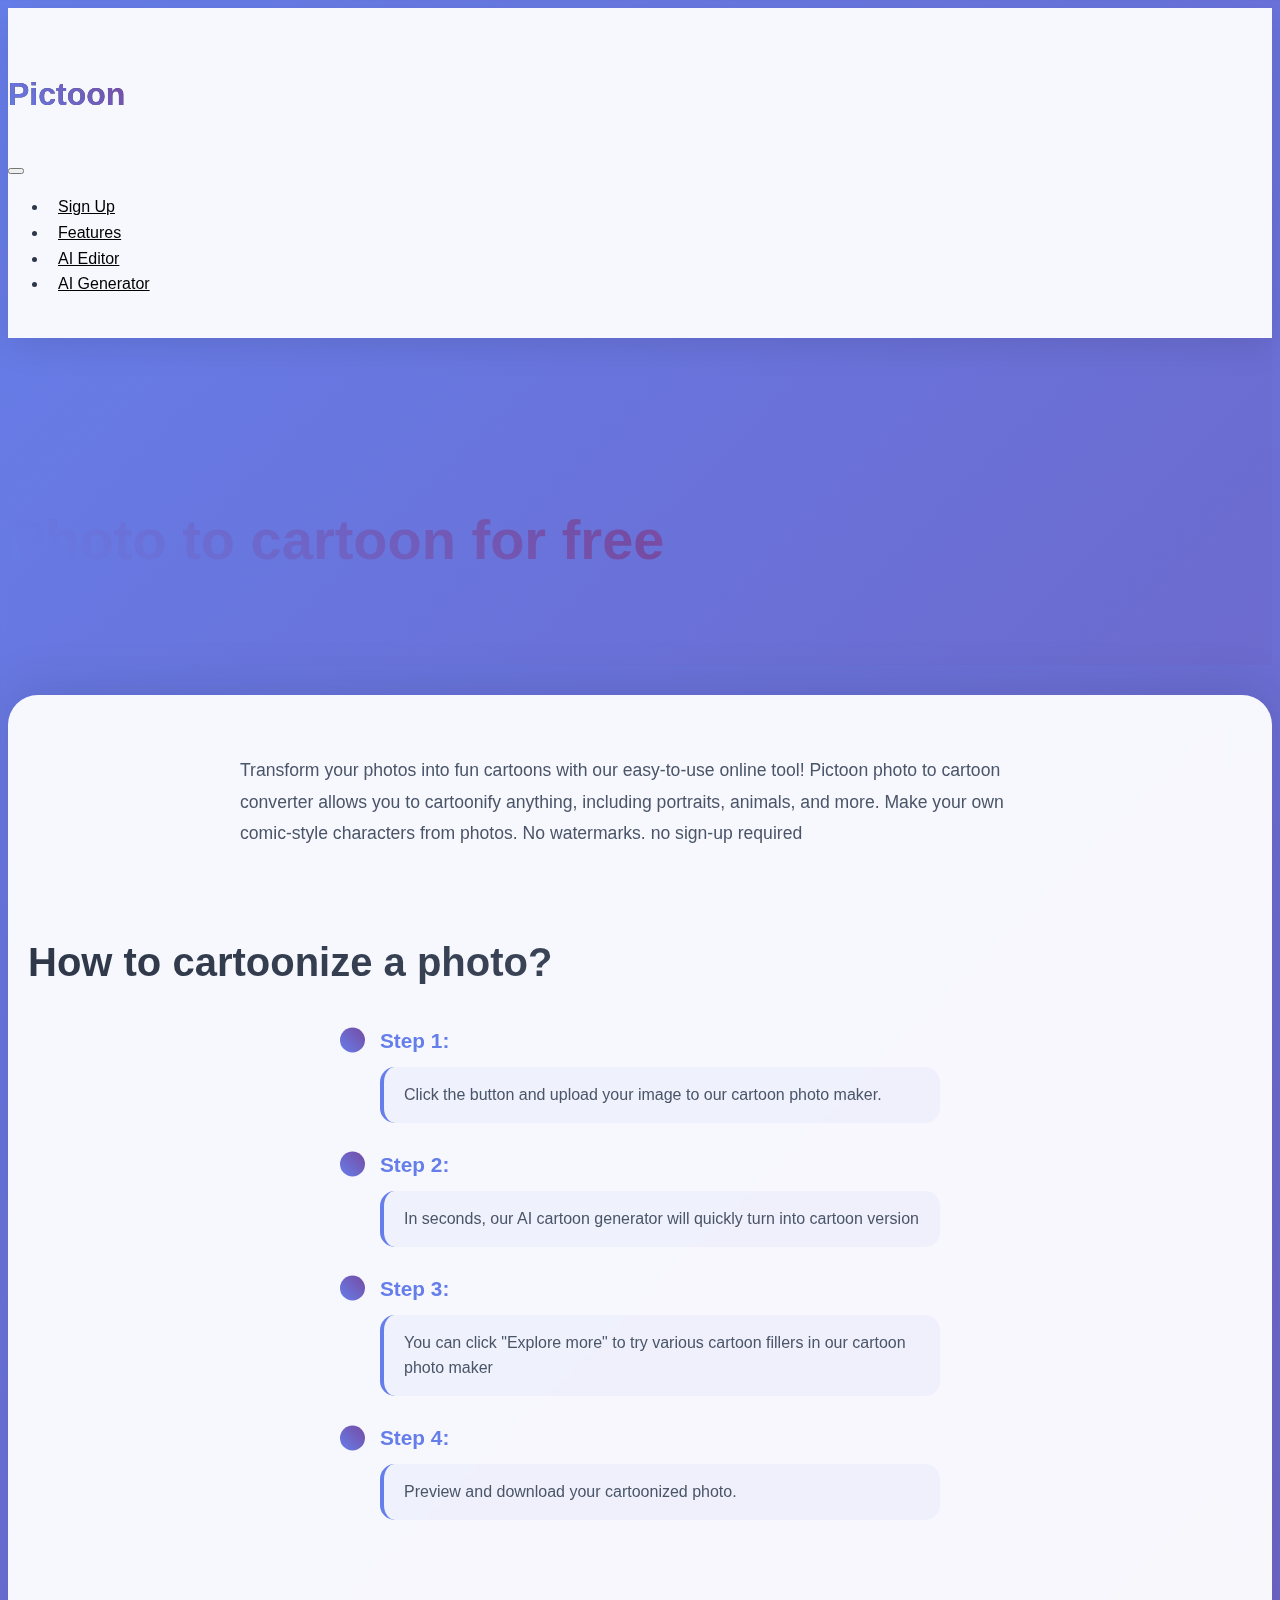
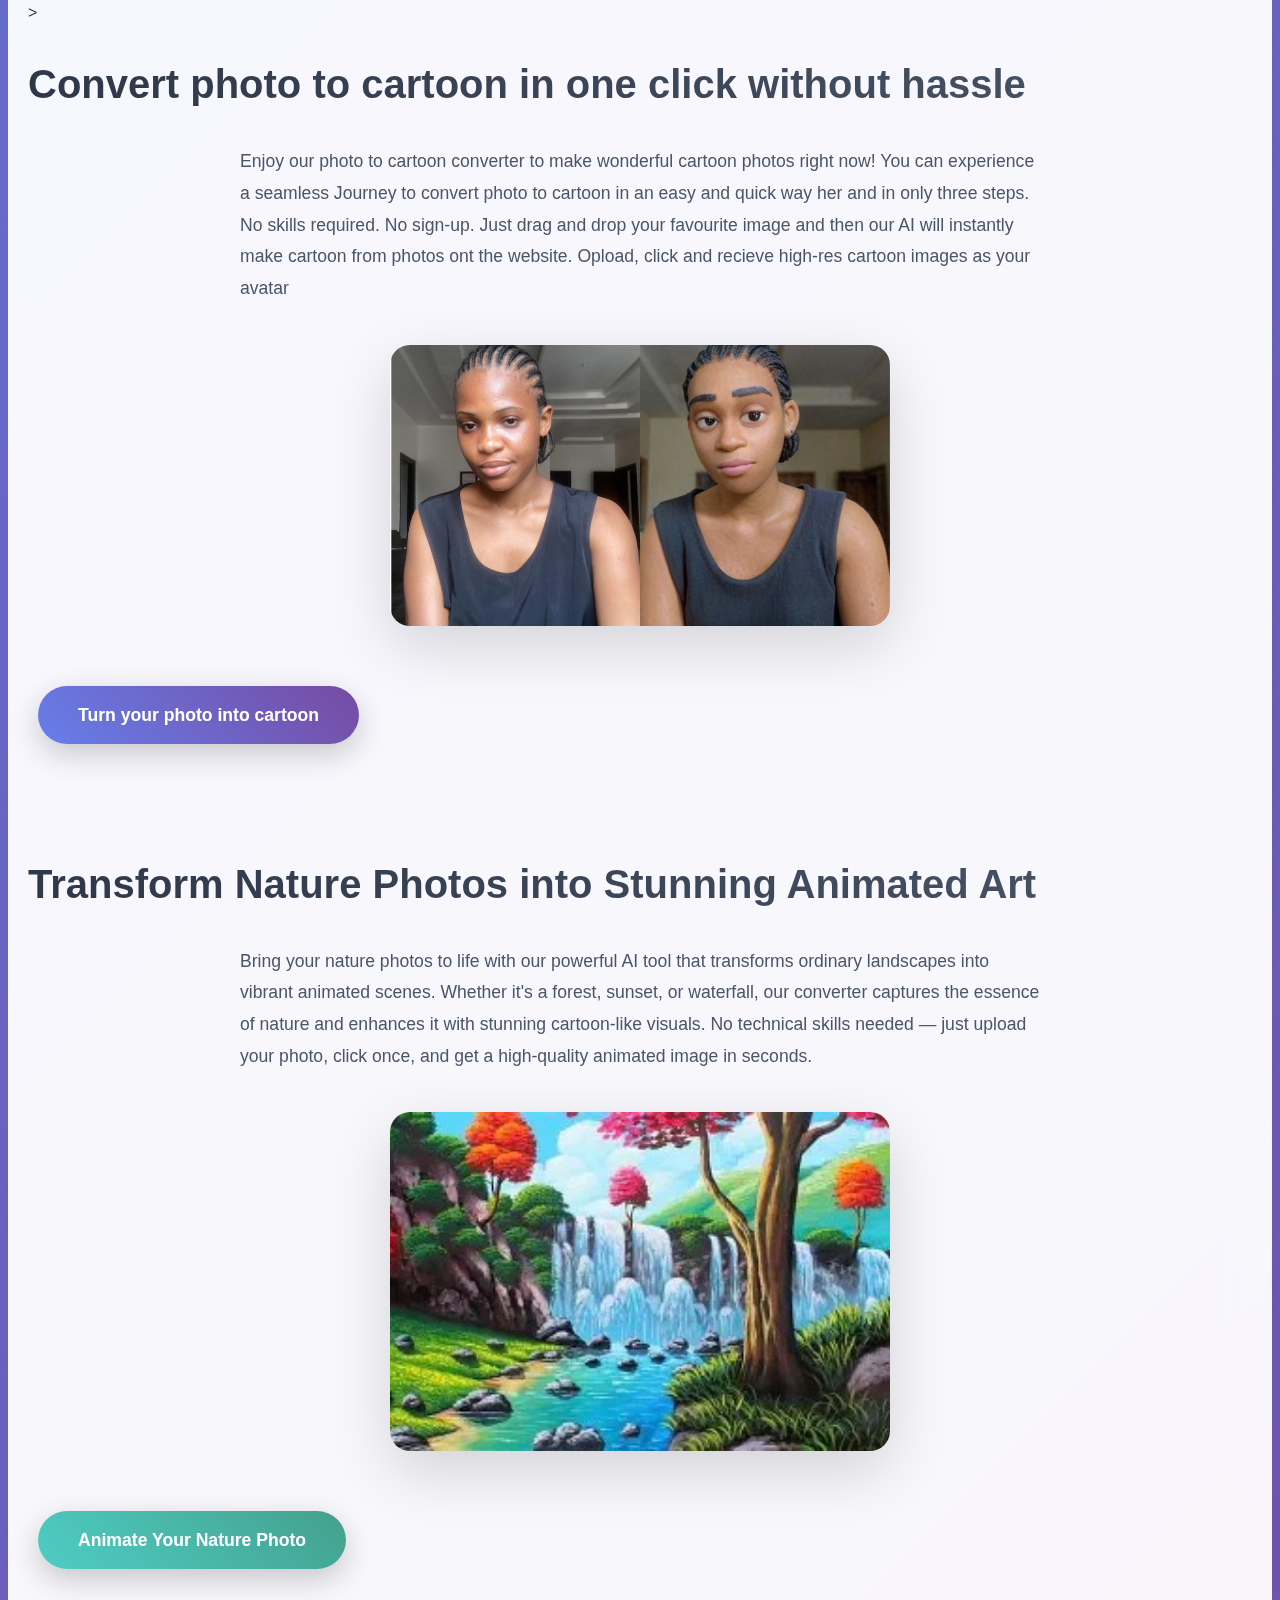
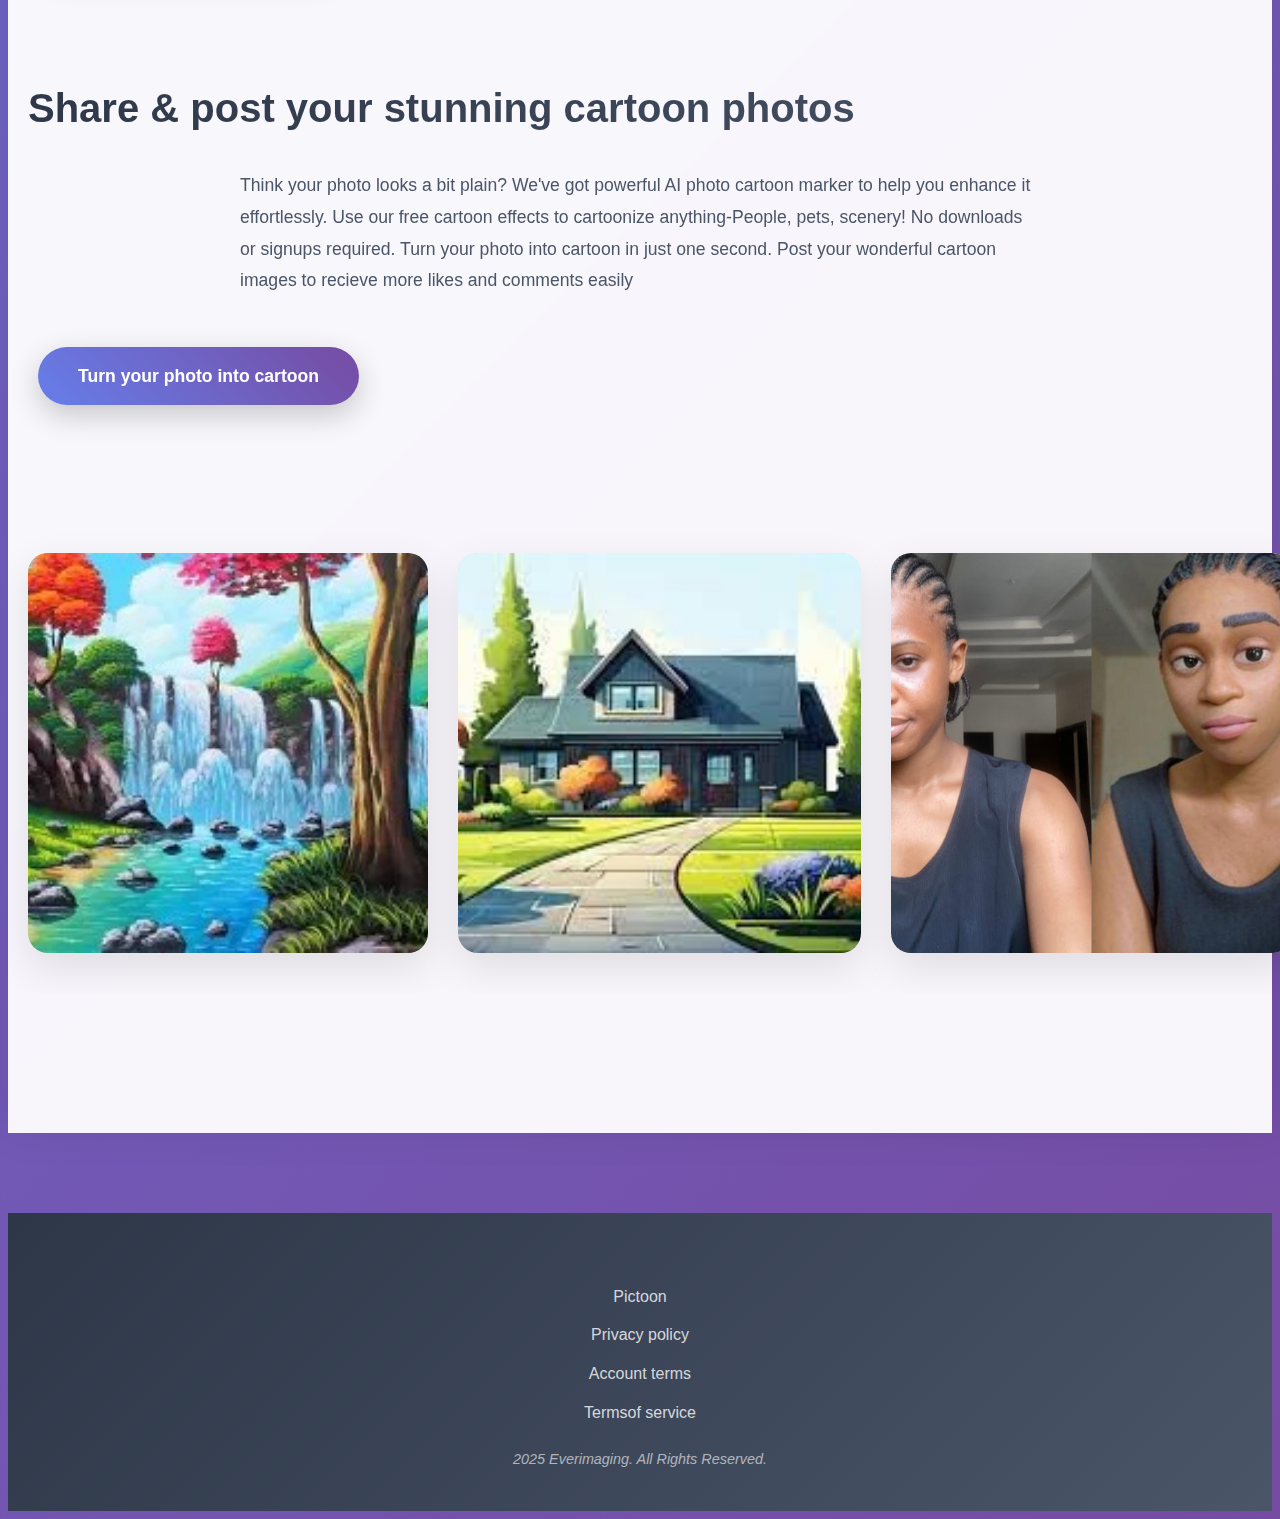
<file: templates/index.html>
<!DOCTYPE html>
<html lang="en">
 <head>
 <meta charset="UTF-8">
 <meta name="viewport" content="width=device-width, initial-scale=1.0">
 <link href="https://cdn.jsdelivr.net/npm/bootstrap@5.0.2/dist/css/bootstrap.min.css" rel="stylesheet" integrity="sha384-EVSTQN3/azprG1Anm3QDgpJLIm9Nao0Yz1ztcQTwFspd3yD65VohhpuuCOmLASjC" crossorigin="anonymous">
 <title>PICTOON</title>
 <link rel="stylesheet" href="style.css">
 </head>
 <body>
 <nav class="navbar navbar-expand-lg navbar-light bg-light fixed-top">
 <div class="container">
 <h1>
 <a class="navbar-brand" href="#" style="font-size: 2rem; color: black;">Pictoon</a>
 </h1>
 
 <button class="navbar-toggler" type="button" data-bs-toggle="collapse" data-bs-target="#navmenu" aria-controls="navmenu" aria-expanded="false" aria-label="Toggle navigation">
 <span class="navbar-toggler-icon"></span>
 </button>


 <div class="collapse navbar-collapse" id="navmenu">
 <ul class="navbar-nav ms-auto">
 <li class="nav-item">
 <a class="nav-link active" aria-current="page" href="#" style="color: black;">Sign Up</a>
 </li>
 <li class="nav-item">
 <a class="nav-link active" aria-current="page" href="#" style="color: black;">Features</a>
 </li>
 <li class="nav-item">
 <a class="nav-link" href="#" style="color: black;">AI Editor</a>
 </li>
 <li class="nav-item">
 <a class="nav-link" href="#" style="color: black;">AI Generator</a>
 </li>
 </ul>
 </div>
 </div>
 </nav>


 <header>
    <div class="container text-center mt-5 pt-5">
 <h1>Photo to cartoon for free</h1>
    </div>
 </header>
 
 <main>
 <div class="text-center">
 <p>Transform your photos into fun cartoons with our easy-to-use online tool! Pictoon photo to cartoon converter allows you to cartoonify anything, including
 portraits, animals, and more. Make your own comic-style characters from photos. No watermarks. no sign-up required</p>
 </div>


 <div class="text-center">
 <h1>How to cartoonize a photo?</h1>
 <dl>
 <dt>Step 1:</dt>
 <dd>Click the button and upload your image to our cartoon photo maker.</dd>
 <dt>Step 2:</dt>
 <dd>In seconds, our AI cartoon generator will quickly turn into cartoon version</dd>
 <dt>Step 3:</dt>
 <dd>You can click "Explore more" to try various cartoon fillers in our cartoon photo maker</dd>
 <dt>Step 4:</dt>
 <dd>Preview and download your cartoonized photo.</dd>
 </dl>
 </div>
 
 <div class="text-center"> >
 <h1>Convert photo to cartoon in one click without hassle</h1>
 <p>Enjoy our photo to cartoon converter to make wonderful cartoon photos right now! You can experience a seamless Journey to convert photo
 to cartoon in an easy and quick way her and in only three steps. No skills required. No sign-up. Just drag and drop your favourite image and then
 our AI will instantly make cartoon from photos ont the website. Opload, click and recieve high-res cartoon images as your avatar
 </p>
 <div class="img-container">
 <img src="../static/images/pic.png" alt="Animated Nature Example">
 </div>
 
 <a class="btn btn-primary" href="body.html" role="button">Turn your photo into cartoon</a>
 </div>
 
 <div class="text-center">
 <h1>Transform Nature Photos into Stunning Animated Art</h1>
 <p>
 Bring your nature photos to life with our powerful AI tool that transforms ordinary landscapes into vibrant animated scenes.
 Whether it's a forest, sunset, or waterfall, our converter captures the essence of nature and enhances it with stunning cartoon-like visuals.
 No technical skills needed — just upload your photo, click once, and get a high-quality animated image in seconds.
 </p>
 <div class="img-container">
 <img src="../static/images/nature.png" alt="Animated Nature Example">
 </div>
  <a class="btn btn-success" href="nature.html" role="button">Animate Your Nature Photo</a>
 </div>


 <div class="text-center">
 <h1>Share & post your stunning cartoon photos</h1>
 <p>Think your photo looks a bit plain? We've got powerful AI photo cartoon marker to help you enhance it effortlessly. Use our free cartoon effects to cartoonize anything-People, pets, scenery! No downloads or signups required. Turn your photo into cartoon in just one second. Post your wonderful cartoon images to recieve more likes and comments easily
 </p>
 <a class="btn btn-primary" href="body.html" role="button">Turn your photo into cartoon</a>
 </div>
 


 <div class="slide-container" style="display: flex; overflow-x: scroll; width: 100%;">
 <div class="slide-item" style="min-width: 400px; height: 400px; background-color: lightcoral;">
 <img src="../static/images/nature.png" alt="Animated Nature Example">
 </div>
 <div class="slide-item" style="min-width: 400px; height: 400px; background-color: lightseagreen;">
 <img src="../static/images/house.png" alt="Animated Nature Example">
 </div>
 <div class="slide-item" style="min-width: 400px; height: 400px; background-color: lightskyblue;">
 <img src="../static/images/pic.png" alt="Animated Nature Example">
 </div>
 </div>
 </main>
 
 <footer>
 <p>
 Pictoon
 </p>
 <p> Privacy policy</p>
 <p> Account terms</p>
 <p>Termsof service</p>
 <i>2025 Everimaging. All Rights Reserved. </i>


 </footer>
 
 <script src="https://cdn.jsdelivr.net/npm/bootstrap@5.0.2/dist/js/bootstrap.bundle.min.js" integrity="sha384-MrcW6ZMFYlzcLA8Nl+NtUVF0sA7MsXsP1UyJoMp4YLEuNSfAP+JcXn/tWtIaxVXM" crossorigin="anonymous"></script>
 </body>
</html>
</file>
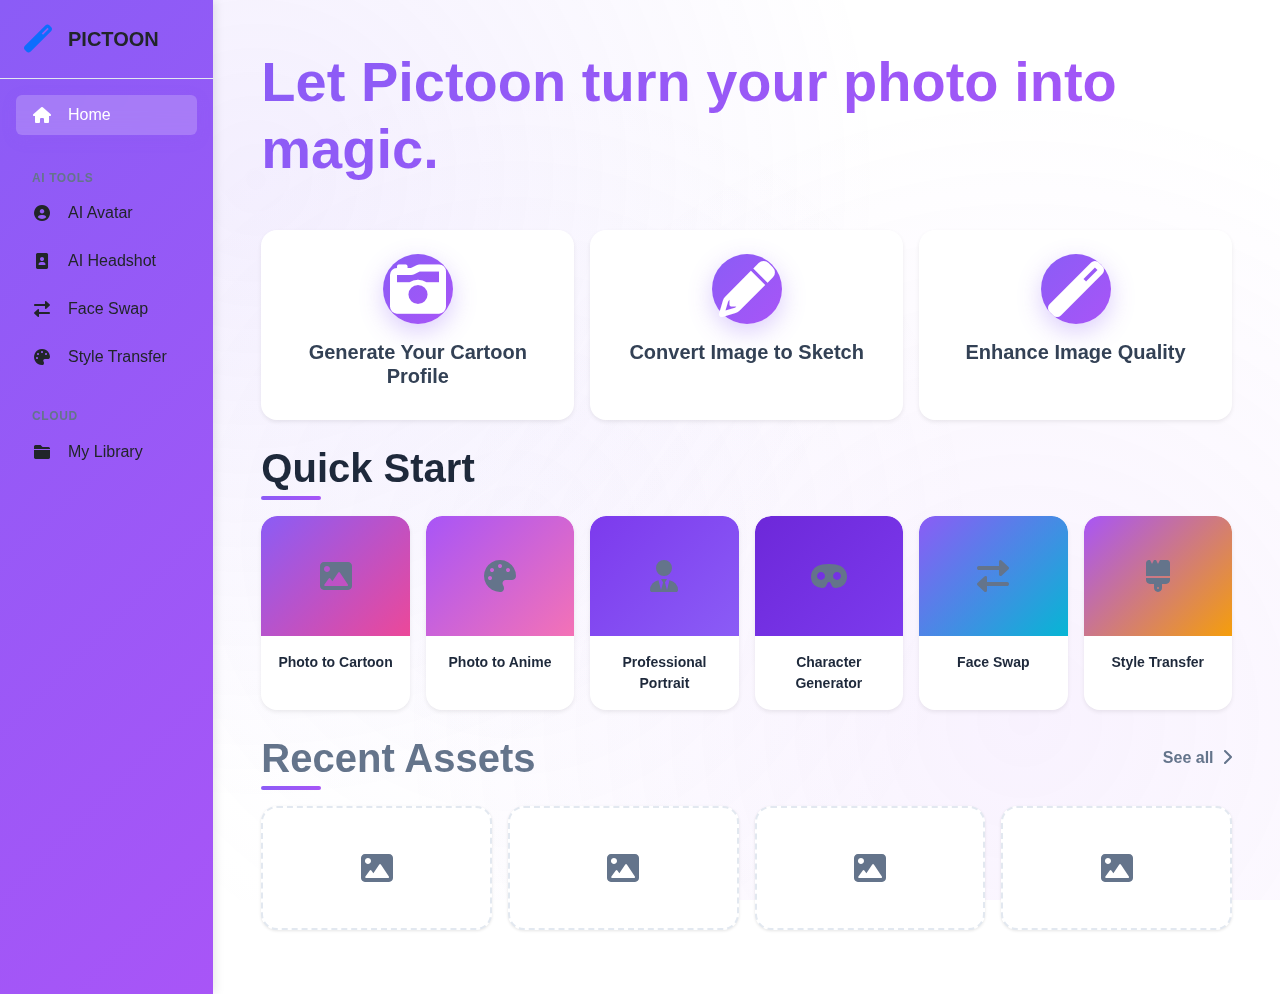
<file: templates/body.html>
<!DOCTYPE html>
<html lang="en">
<head>
    <meta charset="UTF-8">
    <meta name="viewport" content="width=device-width, initial-scale=1.0">
    <title>Pictoon - Transform Your Photos</title>
    <link href="https://cdn.jsdelivr.net/npm/bootstrap@5.3.0/dist/css/bootstrap.min.css" rel="stylesheet">
    <link href="https://cdnjs.cloudflare.com/ajax/libs/font-awesome/6.0.0/css/all.min.css" rel="stylesheet">
    <link rel="stylesheet" href="../static/css/style.css">

</head>
<body>
    <div class="container-fluid p-0">
        <div class="row g-0 min-vh-100">
            <!-- Sidebar -->
            <div class="col-lg-3 col-xl-2">
                <div class="sidebar h-100 position-relative">
                    <!-- Logo -->
                    <div class="p-4 border-bottom border-light">
                        <div class="d-flex align-items-center">
                            <i class="fas fa-magic text-primary fs-3 me-3"></i>
                            <span class="fw-bold fs-5 text-dark">PICTOON</span>
                        </div>
                    </div>
                    
                    <!-- Navigation -->
                    <nav class="p-3">
                        <ul class="nav flex-column">
                            <li class="nav-item mb-2">
                                <a href="#" class="nav-link active d-flex align-items-center py-2 px-3 rounded">
                                    <i class="fas fa-home me-3"></i>
                                    <span>Home</span>
                                </a>
                            </li>
                        </ul>
                        
                        <!-- AI Tools Section -->
                        <div class="mt-4">
                            <h6 class="text-muted text-uppercase fw-semibold px-3 mb-2 small">AI Tools</h6>
                            <ul class="nav flex-column">
                                <li class="nav-item mb-1">
                                    <a href="upload.html" class="nav-link text-dark d-flex align-items-center py-2 px-3 rounded">
                                        <i class="fas fa-user-circle me-3"></i>
                                       <span>AI Avatar</span>
                                    </a>
                                </li>
                                <li class="nav-item mb-1">
                                    <a href="upload.html" class="nav-link text-dark d-flex align-items-center py-2 px-3 rounded">
                                        <i class="fas fa-portrait me-3"></i>
                                        <span>AI Headshot</span>
                                    </a>
                                </li>
                                <li class="nav-item mb-1">
                                    <a href="upload.html" class="nav-link text-dark d-flex align-items-center py-2 px-3 rounded">
                                        <i class="fas fa-exchange-alt me-3"></i>
                                        <span>Face Swap</span>
                                    </a>
                                </li>
                                <li class="nav-item mb-1">
                                    <a href="upload.html" class="nav-link text-dark d-flex align-items-center py-2 px-3 rounded">
                                        <i class="fas fa-palette me-3"></i>
                                        <span>Style Transfer</span>
                                    </a>
                                </li>
                            </ul>
                        </div>
                        
                        <!-- Cloud Section -->
                        <div class="mt-4">
                            <h6 class="text-muted text-uppercase fw-semibold px-3 mb-2 small">Cloud</h6>
                            <ul class="nav flex-column">
                                <li class="nav-item mb-1">
                                    <a href="upload.html" class="nav-link text-dark d-flex align-items-center py-2 px-3 rounded">
                                        <i class="fas fa-folder me-3"></i>
                                        <span>My Library</span>
                                    </a>
                                </li>
                            </ul>
                        </div>                      
                    </nav>
                </div>
            </div>

            <!-- Main Content -->
            <div class="col-lg-9 col-xl-10">
                <div class="main-content p-4 p-lg-5">
                    <!-- Header -->
                    <header class="mb-5">
                        <h1 class="display-4 fw-bold text-white mb-0">Let Pictoon turn your photo into magic.</h1>
                    </header>

                    <section class="mb-4">
                        <div class="row g-3">

                            <div class="col-md-4">
                                <a href="upload.html" class="text-decoration-none">
                                <div class="card tool-card border-0 shadow-sm h-100" data-bs-toggle="modal" data-bs-target="#uploadModal">
                                    <div class="card-body text-center p-4">
                                        <div class="tool-icon mx-auto mb-3">
                                            <i class="fas fa-camera-retro fa-2x"></i>
                                        </div>
                                        <h5 class="card-title fw-bold">Generate Your Cartoon Profile</h5>
                                    </div>
                                </div>
                                </a>
                            </div>

                            <div class="col-md-4">
                                <a href="upload.html" class="text-decoration-none">
                                    <div class="card tool-card border-0 shadow-sm h-100" data-bs-toggle="modal" data-bs-target="#sketchModal">
                                        <div class="card-body text-center p-4">
                                            <div class="tool-icon mx-auto mb-3">
                                                <i class="fas fa-pencil-alt fa-2x"></i>
                                            </div>
                                            <h5 class="card-title fw-bold">Convert Image to Sketch</h5>

                                        </div>
                                    </div>
                                </a>
                            </div>

                            <!-- Tool 3: Enhance Image Quality -->
                            <div class="col-md-4">
                                <a href="upload.html" class="text-decoration-none">
                                    <div class="card tool-card border-0 shadow-sm h-100" data-bs-toggle="modal" data-bs-target="#enhanceModal">
                                        <div class="card-body text-center p-4">
                                            <div class="tool-icon mx-auto mb-3">
                                                <i class="fas fa-magic fa-2x"></i>
                                            </div>
                                            <h5 class="card-title fw-bold">Enhance Image Quality</h5>

                                        </div>
                                    </div>
                                </a>
                            </div>
                        </div>
                    </section>

                    <!-- Quick Start Section -->
                    <section class="mb-4">
                        <h2 class="h1 fw-bold mb-4">Quick Start</h2>
                        <div class="row g-3">
                            
                            <div class="col-lg-2 col-md-4 col-6">
                                <a href="upload.html" class="text-decoration-none">
                                <div class="card gallery-item border-0 shadow-sm h-100" data-bs-toggle="modal" data-bs-target="#uploadModal">
                                    <div class="gallery-image cartoon-bg d-flex align-items-center justify-content-center">
                                        <i class="fas fa-image text-white fs-2"></i>
                                    </div>
                                    <div class="card-body text-center py-3">
                                        <p class="card-text fw-semibold mb-0 small">Photo to Cartoon</p>
                                    </div>
                                </div>
                                </a>
                            </div>

                            <div class="col-lg-2 col-md-4 col-6">
                                 <a href="upload.html" class="text-decoration-none">
                                <div class="card gallery-item border-0 shadow-sm h-100" data-bs-toggle="modal" data-bs-target="#uploadModal">
                                    <div class="gallery-image anime-bg d-flex align-items-center justify-content-center">
                                        <i class="fas fa-palette text-white fs-2"></i>
                                    </div>
                                    <div class="card-body text-center py-3">
                                        <p class="card-text fw-semibold mb-0 small">Photo to Anime</p>
                                    </div>
                                </div>
                            </a>
                            </div>

                            <div class="col-lg-2 col-md-4 col-6">
                                 <a href="upload.html" class="text-decoration-none">
                                <div class="card gallery-item border-0 shadow-sm h-100" data-bs-toggle="modal" data-bs-target="#uploadModal">
                                    <div class="gallery-image portrait-bg d-flex align-items-center justify-content-center">
                                        <i class="fas fa-user-tie text-white fs-2"></i>
                                    </div>
                                    <div class="card-body text-center py-3">
                                        <p class="card-text fw-semibold mb-0 small">Professional Portrait</p>
                                    </div>
                                </div>
                                </a>
                            </div>

                            <div class="col-lg-2 col-md-4 col-6">
                                <a href="upload.html" class="text-decoration-none">
                                    <div class="card gallery-item border-0 shadow-sm h-100" data-bs-toggle="modal" data-bs-target="#uploadModal">
                                        <div class="gallery-image character-bg d-flex align-items-center justify-content-center">
                                            <i class="fas fa-mask text-white fs-2"></i>
                                        </div>
                                        <div class="card-body text-center py-3">
                                        <p class="card-text fw-semibold mb-0 small">Character Generator</p>
                                    </div>
                                </div>
                                </a>
                            </div>

                            <div class="col-lg-2 col-md-4 col-6">
                                 <a href="upload.html" class="text-decoration-none">
                                    <div class="card gallery-item border-0 shadow-sm h-100" data-bs-toggle="modal" data-bs-target="#uploadModal">
                                        <div class="gallery-image swap-bg d-flex align-items-center justify-content-center">
                                            <i class="fas fa-exchange-alt text-white fs-2"></i>
                                        </div>
                                        <div class="card-body text-center py-3">
                                            <p class="card-text fw-semibold mb-0 small">Face Swap</p>
                                        </div>
                                    </div>
                                </a>
                            </div>

                            <div class="col-lg-2 col-md-4 col-6">
                                <a href="upload.html" class="text-decoration-none">
                                    <div class="card gallery-item border-0 shadow-sm h-100" data-bs-toggle="modal" data-bs-target="#uploadModal">
                                        <div class="gallery-image style-bg d-flex align-items-center justify-content-center">
                                            <i class="fas fa-brush text-white fs-2"></i>
                                        </div>
                                        <div class="card-body text-center py-3">
                                            <p class="card-text fw-semibold mb-0 small">Style Transfer</p>
                                        </div>
                                    </div>
                                </a>
                            </div>
                        </div>
                    </section>

<!-- Recent Assets Section -->



                    <!-- Recent Assets -->
                    <section class="mb-3">
                        <div class="d-flex justify-content-between align-items-center mb-4">
                            <h2 class="h1 fw-bold text-white mb-0">Recent Assets</h2>
                            <a href="#" class="text-white text-opacity-75 text-decoration-none fw-semibold">
                                See all <i class="fas fa-chevron-right ms-1"></i>
                            </a>
                        </div>
                        <div class="row g-3">
                            <div class="col-lg-3 col-md-4 col-6">
                                <div class="card asset-placeholder border-2 border-dashed border-white border-opacity-25 bg-white bg-opacity-10 h-100">
                                    <div class="card-body d-flex align-items-center justify-content-center" style="min-height: 120px;">
                                        <i class="fas fa-image text-white text-opacity-50 fs-2"></i>
                                    </div>
                                </div>
                            </div>
                            <div class="col-lg-3 col-md-4 col-6">
                                <div class="card asset-placeholder border-2 border-dashed border-white border-opacity-25 bg-white bg-opacity-10 h-100">
                                    <div class="card-body d-flex align-items-center justify-content-center" style="min-height: 120px;">
                                        <i class="fas fa-image text-white text-opacity-50 fs-2"></i>
                                    </div>
                                </div>
                            </div>
                            <div class="col-lg-3 col-md-4 col-6">
                                <div class="card asset-placeholder border-2 border-dashed border-white border-opacity-25 bg-white bg-opacity-10 h-100">
                                    <div class="card-body d-flex align-items-center justify-content-center" style="min-height: 120px;">
                                        <i class="fas fa-image text-white text-opacity-50 fs-2"></i>
                                    </div>
                                </div>
                            </div>
                            <div class="col-lg-3 col-md-4 col-6">
                                <div class="card asset-placeholder border-2 border-dashed border-white border-opacity-25 bg-white bg-opacity-10 h-100">
                                    <div class="card-body d-flex align-items-center justify-content-center" style="min-height: 120px;">
                                        <i class="fas fa-image text-white text-opacity-50 fs-2"></i>
                                    </div>
                                </div>
                            </div>
                        </div>
                    </section>
                </div>
            </div>
        </div>
    </div>

    <!-- Upload Modal -->
     <div class="modal fade" id="uploadModal" tabindex="-1" aria-labelledby="uploadModalLabel" aria-hidden="true">
        <div class="modal-dialog modal-dialog-centered">
            <div class="modal-content border-0 shadow-lg">
                <div class="modal-body text-center p-5">
                    <i class="fas fa-cloud-upload-alt text-primary fs-1 mb-4"></i>
                    <h3 class="fw-bold mb-3">Upload Your Photo</h3>
                    <p class="text-muted mb-4">Drag and drop your image here or click to browse</p>
                    <input type="file" id="fileInput" accept="image/*" class="d-none">
                    <button class="btn btn-primary btn-lg px-4" onclick="document.getElementById('fileInput').click()">
                        <i class="fas fa-upload me-2"></i>Choose File
                    </button>
                </div>
            </div>
        </div>
    </div>
    

    <script src="https://cdn.jsdelivr.net/npm/bootstrap@5.3.0/dist/js/bootstrap.bundle.min.js"></script>
    <script>
        // File input handler
        document.getElementById('fileInput').addEventListener('change', function(e) {
            if (e.target.files.length > 0) {
                const fileName = e.target.files[0].name;
                // Hide modal
                const modal = bootstrap.Modal.getInstance(document.getElementById('uploadModal'));
                modal.hide();
                
                // Show success message (you can replace this with your upload logic)
                setTimeout(() => {
                    alert('File selected: ' + fileName);
                }, 300);
            }
        });

        // Sidebar navigation hover effects
        document.querySelectorAll('.nav-link:not(.active)').forEach(link => {
            link.addEventListener('mouseenter', function() {
                this.classList.add('bg-primary', 'bg-opacity-10', 'text-primary');
            });
            
            link.addEventListener('mouseleave', function() {
                this.classList.remove('bg-primary', 'bg-opacity-10', 'text-primary');
            });
        });
    </script>
</body>
</html>
</file>
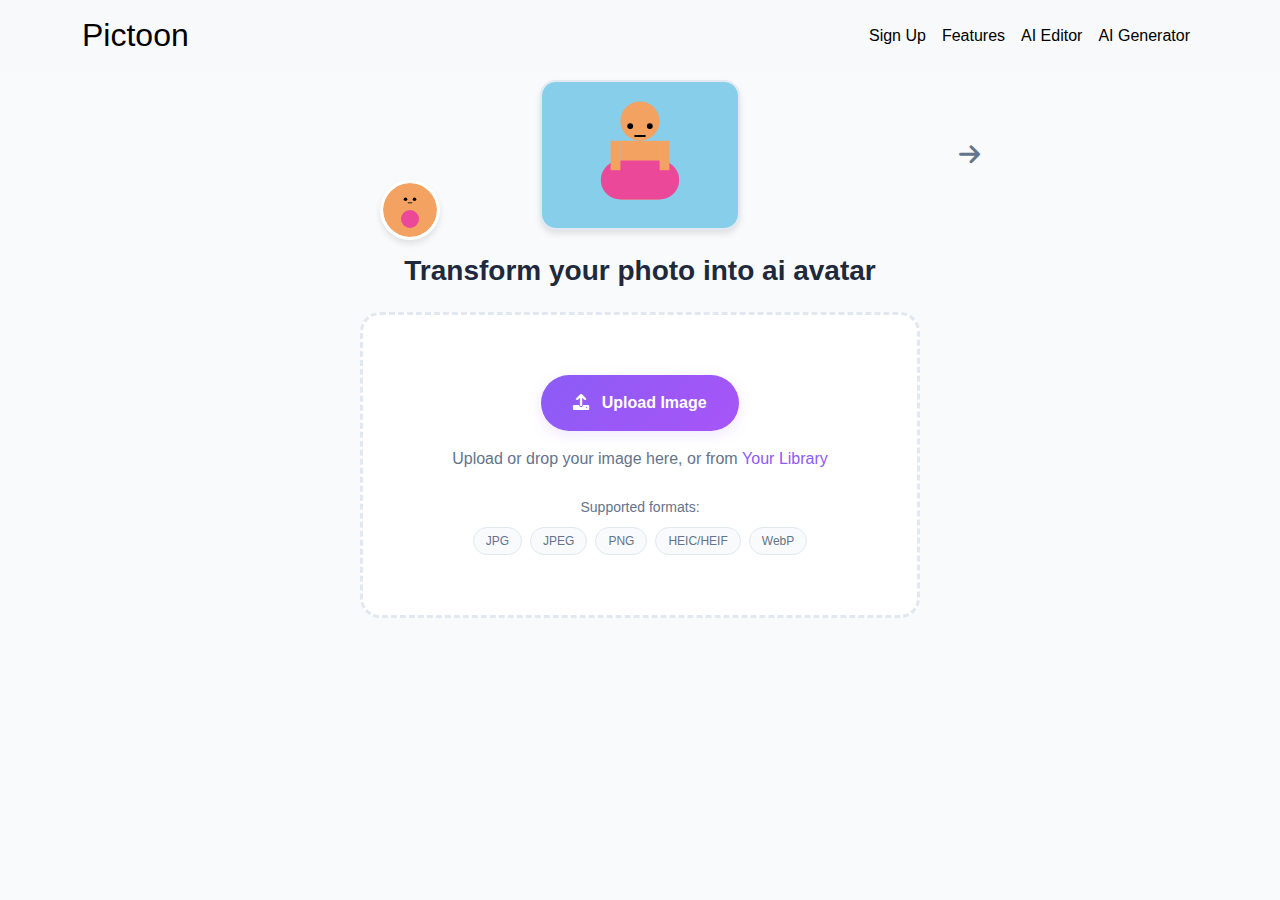
<file: templates/upload.html>
<!DOCTYPE html>
<html lang="en">
<head>
    <meta charset="UTF-8">
    <meta name="viewport" content="width=device-width, initial-scale=1.0">
    <title>Upload Photo - Pictoon AI Avatar</title>
    <link href="https://cdn.jsdelivr.net/npm/bootstrap@5.3.0/dist/css/bootstrap.min.css" rel="stylesheet">
    <link href="https://cdnjs.cloudflare.com/ajax/libs/font-awesome/6.0.0/css/all.min.css" rel="stylesheet">
    <link rel="stylesheet" href="../static/css/upload-styles.css">
</head>
<body>
    <nav class="navbar navbar-expand-lg navbar-light bg-light fixed-top">
 <div class="container">
 <h1>
 <a class="navbar-brand" href="#" style="font-size: 2rem; color: black;">Pictoon</a>
 </h1>
 
 <button class="navbar-toggler" type="button" data-bs-toggle="collapse" data-bs-target="#navmenu" aria-controls="navmenu" aria-expanded="false" aria-label="Toggle navigation">
 <span class="navbar-toggler-icon"></span>
 </button>


 <div class="collapse navbar-collapse" id="navmenu">
 <ul class="navbar-nav ms-auto">
 <li class="nav-item">
 <a class="nav-link active" aria-current="page" href="#" style="color: black;">Sign Up</a>
 </li>
 <li class="nav-item">
 <a class="nav-link active" aria-current="page" href="#" style="color: black;">Features</a>
 </li>
 <li class="nav-item">
 <a class="nav-link" href="#" style="color: black;">AI Editor</a>
 </li>
 <li class="nav-item">
 <a class="nav-link" href="#" style="color: black;">AI Generator</a>
 </li>
 </ul>
 </div>
 </div>
 </nav>

                    </button>
                    <div class="profile-icon">
                        <i class="fas fa-user-circle"></i>
                    </div>
                </div>
            </div>
        </div>

        <!-- Main Content -->
        <div class="row justify-content-center">
            <div class="col-12 col-md-8 col-lg-6">
                <div class="upload-content text-center">
                    <!-- Avatar Preview -->
                    <div class="avatar-preview mb-4">
                        <div class="avatar-main">
                            <img src="[data-uri]" alt="Avatar Preview" class="img-fluid">
                        </div>
                        <div class="avatar-small">
                            <img src="[data-uri]" alt="Small Avatar" class="img-fluid">
                        </div>
                        <div class="transform-arrow">
                            <i class="fas fa-arrow-right"></i>
                        </div>
                    </div>

                    <!-- Title -->
                    <h1 class="upload-title mb-4">Transform your photo into ai avatar</h1>

                    <!-- Upload Area -->
                    <div class="upload-zone" id="uploadZone">
                        <div class="upload-inner">
                            <!-- Upload Button -->
                            <button class="btn upload-btn mb-3" id="uploadButton">
                                <i class="fas fa-upload me-2"></i>
                                Upload Image
                            </button>

                            <!-- Upload Text -->
                            <p class="upload-text mb-3">
                                Upload or drop your image here, or from 
                                <a href="#" class="library-link">Your Library</a>
                            </p>

                            <!-- Supported Formats -->
                            <div class="supported-formats">
                                <span class="format-label">Supported formats:</span>
                                <div class="format-badges mt-2">
                                    <span class="format-badge">JPG</span>
                                    <span class="format-badge">JPEG</span>
                                    <span class="format-badge">PNG</span>
                                    <span class="format-badge">HEIC/HEIF</span>
                                    <span class="format-badge">WebP</span>
                                </div>
                            </div>
                        </div>

                        <!-- Hidden File Input -->
                        <input type="file" id="fileInput" accept=".jpg,.jpeg,.png,.heic,.heif,.webp" multiple hidden>
                    </div>
                </div>
            </div>
        </div>
    </div>

    <!-- Loading Overlay -->
    <div class="loading-overlay" id="loadingOverlay">
        <div class="loading-content">
            <div class="spinner-border text-primary mb-3" role="status">
                <span class="visually-hidden">Loading...</span>
            </div>
            <p class="loading-text">Processing your image...</p>
        </div>
    </div>

    <script src="https://cdn.jsdelivr.net/npm/bootstrap@5.3.0/dist/js/bootstrap.bundle.min.js"></script>
    <script>
        // File upload functionality
        const uploadZone = document.getElementById('uploadZone');
        const fileInput = document.getElementById('fileInput');
        const uploadButton = document.getElementById('uploadButton');
        const loadingOverlay = document.getElementById('loadingOverlay');

        // Upload button click
        uploadButton.addEventListener('click', () => {
            fileInput.click();
        });

        // Upload zone click
        uploadZone.addEventListener('click', (e) => {
            if (e.target.closest('.upload-btn') || e.target.closest('a')) return;
            fileInput.click();
        });

        // File selection
        fileInput.addEventListener('change', handleFileSelect);

        // Drag and drop functionality
        uploadZone.addEventListener('dragover', (e) => {
            e.preventDefault();
            uploadZone.classList.add('drag-over');
        });

        uploadZone.addEventListener('dragleave', (e) => {
            e.preventDefault();
            uploadZone.classList.remove('drag-over');
        });

        uploadZone.addEventListener('drop', (e) => {
            e.preventDefault();
            uploadZone.classList.remove('drag-over');
            
            const files = e.dataTransfer.files;
            if (files.length > 0) {
                fileInput.files = files;
                handleFileSelect({ target: { files: files } });
            }
        });

        // Handle file selection
        function handleFileSelect(event) {
            const files = event.target.files;
            if (files.length === 0) return;

            const file = files[0];
            
            // Validate file type
            const validTypes = ['image/jpeg', 'image/jpg', 'image/png', 'image/webp', 'image/heic', 'image/heif'];
            if (!validTypes.includes(file.type)) {
                alert('Please select a valid image file (JPG, JPEG, PNG, HEIC/HEIF, WebP)');
                return;
            }

            // Validate file size (max 10MB)
            if (file.size > 10 * 1024 * 1024) {
                alert('File size should be less than 10MB');
                return;
            }

            // Show loading
            showLoading();

            // Simulate processing time
            setTimeout(() => {
                hideLoading();
                alert(`File uploaded successfully: ${file.name}`);
                // Here you would normally send the file to your server
            }, 2000);
        }

        // Loading functions
        function showLoading() {
            loadingOverlay.style.display = 'flex';
        }

        function hideLoading() {
            loadingOverlay.style.display = 'none';
        }

        // Back button functionality
        function goBack() {
            // You can implement navigation logic here
            window.history.back();
        }

        // Keyboard accessibility
        document.addEventListener('keydown', (e) => {
            if (e.key === 'Escape') {
                hideLoading();
            }
        });
    </script>
</body>
</html>
</file>
<file: templates/style.css>
/* Modern Pictoon Styles */
/
/* Modern Pictoon Styles */
* {
    margin: 0;
    padding: 0;
    box-sizing: border-box;
}

body {
    font-family: 'Inter', -apple-system, BlinkMacSystemFont, 'Segoe UI', Roboto, sans-serif;
    line-height: 1.6;
    color: #2d3748;
    background: linear-gradient(135deg, #667eea 0%, #764ba2 100%);
    min-height: 100vh;
    overflow-x: hidden;
}

/* Navbar Styling */
.navbar {
    backdrop-filter: blur(20px);
    background: rgba(255, 255, 255, 0.95) !important;
    box-shadow: 0 8px 32px rgba(0, 0, 0, 0.1);
    border-bottom: 1px solid rgba(255, 255, 255, 0.2);
    transition: all 0.3s ease;
    min-height: 100px;
    padding-top: 1.5rem;
    padding-bottom: 1.5rem;
}

.navbar-brand {
    font-weight: 800;
    background: linear-gradient(45deg, #667eea, #764ba2);
    -webkit-background-clip: text;
    -webkit-text-fill-color: transparent;
    background-clip: text;
    transition: transform 0.3s ease;
}

.navbar-brand:hover {
    transform: scale(1.05);
    -webkit-text-fill-color: transparent;
}

.nav-link {
    font-weight: 500;
    position: relative;
    transition: all 0.3s ease;
    margin: 0 10px;
}

.nav-link::after {
    content: '';
    position: absolute;
    bottom: -5px;
    left: 50%;
    width: 0;
    height: 2px;
    background: linear-gradient(45deg, #667eea, #764ba2);
    transition: all 0.3s ease;
    transform: translateX(-50%);
}

.nav-link:hover::after {
    width: 100%;
}

.nav-link:hover {
    color: #667eea !important;
    transform: translateY(-2px);
}

/* Header Styling */
header {
    padding: 120px 0 60px;
    background: linear-gradient(135deg, rgba(102, 126, 234, 0.1), rgba(118, 75, 162, 0.1));
    margin-bottom: 60px;
}

header h1 {
    font-size: 3.5rem;
    font-weight: 800;
    background: linear-gradient(45deg, #667eea, #764ba2, #f093fb);
    -webkit-background-clip: text;
    -webkit-text-fill-color: transparent;
    background-clip: text;
    margin-bottom: 20px;
    animation: fadeInUp 1s ease-out;
}

/* Main Content Styling */
main {
    background: rgba(255, 255, 255, 0.95);
    backdrop-filter: blur(20px);
    border-radius: 30px 30px 0 0;
    padding: 60px 0;
    margin-top: -30px;
    position: relative;
    box-shadow: 0 -10px 50px rgba(0, 0, 0, 0.1);
}

main > div {
    margin-bottom: 80px;
    padding: 0 20px;
}

/* Typography */
h1 {
    font-size: 2.5rem;
    font-weight: 700;
    margin-bottom: 30px;
    background: linear-gradient(45deg, #2d3748, #4a5568);
    -webkit-background-clip: text;
    -webkit-text-fill-color: transparent;
    background-clip: text;
}

p {
    font-size: 1.1rem;
    color: #4a5568;
    max-width: 800px;
    margin: 0 auto 30px;
    line-height: 1.8;
}

/* Steps Section */
dl {
    max-width: 600px;
    margin: 0 auto;
    text-align: left;
}

dt {
    font-size: 1.3rem;
    font-weight: 700;
    color: #667eea;
    margin: 25px 0 10px;
    position: relative;
    padding-left: 40px;
}

dt::before {
    content: '';
    position: absolute;
    left: 0;
    top: 50%;
    transform: translateY(-50%);
    width: 25px;
    height: 25px;
    background: linear-gradient(45deg, #667eea, #764ba2);
    border-radius: 50%;
    display: flex;
    align-items: center;
    justify-content: center;
}

dd {
    font-size: 1rem;
    color: #4a5568;
    margin-left: 40px;
    margin-bottom: 20px;
    padding: 15px 20px;
    background: rgba(102, 126, 234, 0.05);
    border-radius: 15px;
    border-left: 4px solid #667eea;
}

/* Image Containers */
.img-container {
    margin: 40px auto;
    max-width: 500px;
    position: relative;
    overflow: hidden;
    border-radius: 20px;
    box-shadow: 0 20px 60px rgba(0, 0, 0, 0.15);
    transition: transform 0.3s ease;
}

.img-container:hover {
    transform: translateY(-10px) scale(1.02);
}

.img-container img {
    width: 100%;
    height: auto;
    display: block;
    transition: transform 0.3s ease;
}

.img-container:hover img {
    transform: scale(1.1);
}

.img-container::after {
    content: '';
    position: absolute;
    top: 0;
    left: 0;
    right: 0;
    bottom: 0;
    background: linear-gradient(45deg, rgba(102, 126, 234, 0.1), rgba(118, 75, 162, 0.1));
    opacity: 0;
    transition: opacity 0.3s ease;
}

.img-container:hover::after {
    opacity: 1;
}

/* Button Styling */
.btn {
    font-weight: 600;
    font-size: 1.1rem;
    padding: 15px 40px;
    border-radius: 50px;
    border: none;
    text-decoration: none;
    display: inline-block;
    margin: 20px 10px;
    position: relative;
    overflow: hidden;
    transition: all 0.3s ease;
    box-shadow: 0 10px 30px rgba(0, 0, 0, 0.2);
}

.btn-primary {
    background: linear-gradient(45deg, #667eea, #764ba2);
    color: white;
}

.btn-success {
    background: linear-gradient(45deg, #4ecdc4, #44a08d);
    color: white;
}

.btn::before {
    content: '';
    position: absolute;
    top: 0;
    left: -100%;
    width: 100%;
    height: 100%;
    background: linear-gradient(90deg, transparent, rgba(255, 255, 255, 0.3), transparent);
    transition: left 0.5s;
}

.btn:hover::before {
    left: 100%;
}

.btn:hover {
    transform: translateY(-3px);
    box-shadow: 0 15px 40px rgba(0, 0, 0, 0.3);
    color: white;
    text-decoration: none;
}

.btn:active {
    transform: translateY(-1px);
}

/* Slide Container */
.slide-container {
    padding: 40px 20px;
    gap: 30px;
    scrollbar-width: none;
    -ms-overflow-style: none;
}

.slide-container::-webkit-scrollbar {
    display: none;
}

.slide-item {
    border-radius: 20px;
    box-shadow: 0 15px 40px rgba(0, 0, 0, 0.1);
    overflow: hidden;
    position: relative;
    transition: transform 0.3s ease;
    background: linear-gradient(135deg, #ff9a9e, #fecfef, #fecfef) !important;
}

.slide-item:nth-child(2) {
    background: linear-gradient(135deg, #a8edea, #fed6e3) !important;
}

.slide-item:nth-child(3) {
    background: linear-gradient(135deg, #ffecd2, #fcb69f) !important;
}

.slide-item:hover {
    transform: scale(1.05);
}

.slide-item img {
    width: 100%;
    height: 100%;
    object-fit: cover;
    transition: transform 0.3s ease;
}

.slide-item:hover img {
    transform: scale(1.1);
}

/* Footer */
footer {
    background: linear-gradient(135deg, #2d3748, #4a5568);
    color: white;
    text-align: center;
    padding: 60px 20px 40px;
    margin-top: 80px;
    text-align: 100%;
}

footer p {
    margin: 10px auto;
    color: rgba(255, 255, 255, 0.8);
    font-size: 1rem;
    text-align: center;
    max-width: none;
}

footer i {
    color: rgba(255, 255, 255, 0.6);
    font-size: 0.9rem;
    margin-top: 20px;
    display: block;
}

/* Animations */
@keyframes fadeInUp {
    from {
        opacity: 0;
        transform: translateY(30px);
    }
    to {
        opacity: 1;
        transform: translateY(0);
    }
}

/* Responsive Design */
@media (max-width: 768px) {
    header h1 {
        font-size: 2.5rem;
    }
    
    h1 {
        font-size: 2rem;
    }
    
    p {
        font-size: 1rem;
    }
    
    .btn {
        padding: 12px 30px;
        font-size: 1rem;
    }
    
    .slide-item {
        min-width: 300px;
        height: 300px;
    }
    
    main {
        padding: 40px 0;
    }
    
    main > div {
        margin-bottom: 60px;
    }
}

@media (max-width: 576px) {
    header {
        padding: 100px 0 40px;
    }
    
    header h1 {
        font-size: 2rem;
    }
    
    .slide-item {
        min-width: 250px;
        height: 250px;
    }
    
    .img-container {
        margin: 30px auto;
    }
}
</file>
<file: static/css/style.css>
/* Custom CSS for Pictoon Dashboard - White & Purple Theme */

:root {
    --primary-purple: #8b5cf6;
    --secondary-purple: #a855f7;
    --light-purple: #c4b5fd;
    --dark-purple: #7c3aed;
    --purple-gradient: linear-gradient(135deg, #8b5cf6 0%, #a855f7 100%);
    --background-white: #ffffff;
    --card-white: #ffffff;
    --border-light: #e2e8f0;
    --text-dark: #1e293b;
    --text-muted: #64748b;
    --shadow-light: 0 1px 3px rgba(0, 0, 0, 0.1);
    --shadow-purple: 0 4px 15px rgba(139, 92, 246, 0.15);
}

body {
    background: var(--background-white);
    font-family: -apple-system, BlinkMacSystemFont, 'Segoe UI', Roboto, sans-serif;
    color: var(--text-dark);
}

/* Add subtle pattern background */
body::before {
    content: '';
    position: fixed;
    top: 0;
    left: 0;
    width: 100%;
    height: 100%;
    background: 
        radial-gradient(circle at 20% 20%, rgba(139, 92, 246, 0.1) 0%, transparent 50%),
        radial-gradient(circle at 80% 80%, rgba(168, 85, 247, 0.08) 0%, transparent 50%),
        radial-gradient(circle at 40% 60%, rgba(196, 181, 253, 0.05) 0%, transparent 50%);
    pointer-events: none;
    z-index: -1;
}

/* Sidebar Styling */
.sidebar {
    background: var(--purple-gradient);
    position: sticky;
    top: 0;
    height: 100vh;
    overflow-y: auto;
    box-shadow: 2px 0 10px rgba(0, 0, 0, 0.1);
}

.sidebar .logo-section {
    background: rgba(255, 255, 255, 0.1);
    border-bottom: 1px solid rgba(255, 255, 255, 0.2);
}

.sidebar .logo-section i,
.sidebar .logo-section span {
    color: white !important;
}

.sidebar .nav-link {
    transition: all 0.3s ease;
    border-radius: 0.75rem;
    font-weight: 500;
    color: rgba(255, 255, 255, 0.8);
    margin-bottom: 0.25rem;
}

.sidebar .nav-link.active {
    background: rgba(255, 255, 255, 0.2) !important;
    color: white !important;
    box-shadow: var(--shadow-purple);
    backdrop-filter: blur(10px);
}

.sidebar .nav-link:hover:not(.active) {
      background: rgba(255, 255, 255, 0.1) !important;
    color: white !important;
    transform: translateX(3px);
}

.sidebar .nav-link i {
    width: 20px;
    text-align: center;
}

/* Logo Styling */
.sidebar .logo-section {
    background: linear-gradient(135deg, rgba(139, 92, 246, 0.05), rgba(168, 85, 247, 0.08));
    border-bottom: 1px solid var(--border-light);
}

/* Section Headers in Sidebar */
.sidebar h6 {
    color: #94a3b8;
    font-size: 0.75rem;
    letter-spacing: 0.05em;
    font-weight: 600;
}

/* Main Content */
.main-content {
    min-height: 100vh;
    background: transparent;
}

/* Header Styling */
.main-content h1 {
    color:var(--text-dark);
    background: var(--purple-gradient);
    -webkit-background-clip: text;
    -webkit-text-fill-color: transparent;
    background-clip: text;
    
    font-weight: 800;
}

/* Tool Cards */
.tool-card {
    background: var(--card-white);
    border: 2px solid var(--border-light);
    border-radius: 1rem;
    transition: all 0.3s ease;
    cursor: pointer;
    overflow: hidden;
    box-shadow: var(--shadow-light);
}

.tool-card:hover {
    transform: translateY(-5px);
    box-shadow: var(--primary-purple);
    border-color: var(--light-purple);
}

.tool-icon {
    width: 70px;
    height: 70px;
    border-radius: 50%;
    background: var(--purple-gradient);
    display: flex;
    align-items: center;
    justify-content: center;
    color: white;
    font-size: 1.75rem;
    box-shadow: 0 8px 25px rgba(139, 92, 246, 0.3);
}

.tool-card h5 {
    color: #334155;
    font-weight: 600;
}

/* Gallery Items */
.gallery-item {
    background: var(--card-white);
    border: 1px solid var(--border-light);
    border-radius: 1rem;
    transition: all 0.3s ease;
    cursor: pointer;
    overflow: hidden;
    box-shadow: var(--shadow-light);
}

.gallery-item:hover {
    transform: translateY(-3px);
    box-shadow: var(--primary-purple);
    border-color: var(--light-purple);
}

.gallery-image {
    height: 120px;
    border-radius: 1rem 1rem 0 0;
    position: relative;
    overflow: hidden;
}

/* Updated Gallery Background Colors - More Purple Themed */
.cartoon-bg {
    background: linear-gradient(135deg, #8b5cf6, #ec4899);
}

.anime-bg {
    background: linear-gradient(135deg, #a855f7, #f472b6);
}

.portrait-bg {
    background: linear-gradient(135deg, #7c3aed, #8b5cf6);
}

.character-bg {
    background: linear-gradient(135deg, #6d28d9, #7c3aed);
}

.swap-bg {
    background: linear-gradient(135deg, #8b5cf6, #06b6d4);
}

.style-bg {
    background: linear-gradient(135deg, #a855f7, #f59e0b);
}

.gallery-item .card-text {
    color: var(--text-dark);
    font-weight: 600;
}


/* Section Headers */
.main-content h2 {
    color: var(--text-dark);
    font-weight: 700;
    position: relative;
}

.main-content h2::after {
    content: '';
    position: absolute;
    bottom: -8px;
    left: 0;
    width: 60px;
    height: 4px;
    background: var(--purple-gradient);
    border-radius: 2px;
}

/* Asset Placeholders */
.asset-placeholder {
    background: var(--card-white) !important;
    border: 2px dashed var(--border-light) !important;
    border-radius: 1rem;
    transition: all 0.3s ease;
    cursor: pointer;
    box-shadow: var(--shadow-light);
}

.asset-placeholder:hover {
    border-color: var(--primary-purple) !important;
    transform: translateY(-2px);
    box-shadow: var(--shadow-purple);
}

.asset-placeholder i {
    color: var(--light-purple) !important;
}

.asset-placeholder:hover i {
    color: var(--primary-purple) !important;
}

/* See All Link */
.main-content .text-white {
    color: #64748b !important;
    text-shadow: none;
}

.main-content .text-white:hover {
    color: var(--primary-purple) !important;
}

/* Modal Enhancements */
.modal-content {
    border-radius: 1.5rem;
    background: var(--card-white);
    border: 1px solid var(--border-light);
    box-shadow: 0 25px 50px rgba(139, 92, 246, 0.15);
}

.modal-body i {
    color: var(--primary-purple);
}

.modal-body h3 {
    color: #1e293b;
}

.modal-body p {
    color: #64748b;
}

.btn-primary {
    background: var(--purple-gradient);
    border: none;
    border-radius: 0.75rem;
    font-weight: 600;
    padding: 0.875rem 2.5rem;
    transition: all 0.3s ease;
    box-shadow: var(--shadow-purple);
    color: white;
}

.btn-primary:hover {
    transform: translateY(-2px);
    box-shadow: 0 15px 35px rgba(139, 92, 246, 0.3);
    background: linear-gradient(135deg, #7c3aed, #9333ea);
}

.btn-primary:focus {
    box-shadow: 0 0 0 0.25rem rgba(139, 92, 246, 0.25);
}

.btn-primary:active {
    transform: translateY(0);
}

/* Scrollbar Styling */
.sidebar::-webkit-scrollbar {
    width: 6px;
}

.sidebar::-webkit-scrollbar-track {
    background: rgba(255, 255, 255, 0.1);
    border-radius: 3px;
}

.sidebar::-webkit-scrollbar-thumb {
    background: rgba(255, 255, 255, 0.3);
    border-radius: 3px;
}

.sidebar::-webkit-scrollbar-thumb:hover {
    background: rgba(255, 255, 255, 0.5);
}

/* Animation Classes */
.fade-in {
    animation: fadeInUp 0.6s ease forwards;
    opacity: 0;
}

.fade-in-delay-1 { animation-delay: 0.1s; }
.fade-in-delay-2 { animation-delay: 0.2s; }
.fade-in-delay-3 { animation-delay: 0.3s; }
.fade-in-delay-4 { animation-delay: 0.4s; }
.fade-in-delay-5 { animation-delay: 0.5s; }
.fade-in-delay-6 { animation-delay: 0.6s; }

@keyframes fadeInUp {
    from {
        opacity: 0;
        transform: translateY(30px);
    }
    to {
        opacity: 1;
        transform: translateY(0);
    }
}


/* Focus States for Accessibility */
.tool-card:focus,
.gallery-item:focus,
.asset-placeholder:focus {
    outline: 3px solid var(--primary-purple);
    outline-offset: 2px;
}

/* Loading States */
.loading {
    position: relative;
    pointer-events: none;
}

.loading::after {
    content: '';
    position: absolute;
    top: 50%;
    left: 50%;
    width: 24px;
    height: 24px;
    margin: -12px 0 0 -12px;
    border: 3px solid var(--border-light);
    border-radius: 50%;
    border-top-color: var(--primary-purple);
    animation: spin 1s linear infinite;
}

@keyframes spin {
    to {
        transform: rotate(360deg);
    }
}

/* Card Hover Effects */
.tool-card:hover .tool-icon {
    transform: scale(1.05);
    box-shadow: 0 6px 20px rgba(139, 92, 246, 0.4);
}

/* Animation Classes */
.fade-in {
    animation: fadeInUp 0.6s ease forwards;
    opacity: 0;
}

.fade-in-delay-1 { animation-delay: 0.1s; }
.fade-in-delay-2 { animation-delay: 0.2s; }
.fade-in-delay-3 { animation-delay: 0.3s; }
.fade-in-delay-4 { animation-delay: 0.4s; }
.fade-in-delay-5 { animation-delay: 0.5s; }
.fade-in-delay-6 { animation-delay: 0.6s; }

@keyframes fadeInUp {
    from {
        opacity: 0;
        transform: translateY(30px);
    }
    to {
        opacity: 1;
        transform: translateY(0);
    }
}

/* Responsive Design */
@media (max-width: 991.98px) {
    .sidebar {
        position: relative;
        height: auto;
    }
    
    .main-content {
        min-height: auto;
    }
    
    .display-4 {
        font-size: 2.25rem;
    }
}

@media (max-width: 767.98px) {
    .tool-icon {
        width: 60px;
        height: 60px;
        font-size: 1.5rem;
    }
    
    .gallery-image {
        height: 100px;
    }
    
    .display-4 {
        font-size: 2rem;
    }
    
    .main-content h2::after {
        width: 40px;
        height: 3px;
    }
}

@media (max-width: 575.98px) {
    .main-content {
        padding: 1rem !important;
    }
    
    .display-4 {
        font-size: 1.75rem;
    }
    
    .gallery-image {
        height: 80px;
    }
    
    .gallery-image i {
        font-size: 1.25rem !important;
    }
    
    .tool-icon {
        width: 50px;
        height: 50px;
        font-size: 1.25rem;
    }
    
    /* Mobile sidebar adjustments */
    .sidebar {
        background: var(--purple-gradient);
        border-bottom: 2px solid rgba(139, 92, 246, 0.2);
    }
}

/* Clean borders and separators */
.border-light {
    border-color: var(--border-light) !important;
}

/* Text colors */
.text-muted {
    color: var(--text-muted) !important;
}

/* Print Styles */
@media print {
    .sidebar,
    .modal,
    .btn {
        display: none !important;
    }
    
    body {
        background: white !important;
        color: black !important;
    }
}

/* High Contrast Mode */
@media (prefers-contrast: high) {
    :root {
        --primary-purple: #6b21a8;
        --border-light: #000;
    }
    
    .tool-card,
    .gallery-item,
    .asset-placeholder,
    .modal-content {
        border-color: #000 !important;
        border-width: 2px !important;
    }
}

/* Reduced Motion */
@media (prefers-reduced-motion: reduce) {
    *,
    *::before,
    *::after {
        animation-duration: 0.01ms !important;
        animation-iteration-count: 1 !important;
        transition-duration: 0.01ms !important;
    }
}

/* Additional white space and clean styling */
.card {
    border: 2px solid var(--border-light);
}

.card:hover {
    border-color: var(--primary-purple);
}

/* Ensure all interactive elements have proper focus states */
button:focus,
.btn:focus,
.nav-link:focus {
    outline: 2px solid var(--primary-purple);
    outline-offset: 2px;
}
</file>
<file: static/css/upload-styles.css>
/* Upload Page Styles - White Background with Purple Accents */

:root {
    --primary-purple: #8b5cf6;
    --secondary-purple: #a855f7;
    --light-purple: #c4b5fd;
    --dark-purple: #7c3aed;
    --purple-gradient: linear-gradient(135deg, #8b5cf6 0%, #a855f7 100%);
    --background-light: #f8fafc;
    --background-white: #ffffff;
    --text-dark: #1e293b;
    --text-muted: #64748b;
    --border-light: #e2e8f0;
    --shadow-light: 0 1px 3px rgba(0, 0, 0, 0.1);
    --shadow-medium: 0 4px 6px rgba(0, 0, 0, 0.1);
    --shadow-purple: 0 4px 15px rgba(139, 92, 246, 0.15);
}

* {
    margin: 0;
    padding: 0;
    box-sizing: border-box;
}

body {
    font-family: -apple-system, BlinkMacSystemFont, 'Segoe UI', Roboto, sans-serif;
    background: var(--background-light);
    color: var(--text-dark);
    min-height: 100vh;
}

.upload-container {
    min-height: 100vh;
    padding: 0;
}

/* Header Section */
.header-section {
    background: var(--background-white);
    border-bottom: 1px solid var(--border-light);
    box-shadow: var(--shadow-light);
}

.back-btn {
    color: var(--text-muted) !important;
    text-decoration: none !important;
    font-weight: 500;
    font-size: 16px;
    transition: color 0.3s ease;
    display: flex;
    align-items: center;
}

.back-btn:hover {
    color: var(--primary-purple) !important;
}

.back-btn:focus {
    outline: 2px solid var(--primary-purple);
    outline-offset: 2px;
    border-radius: 4px;
}

.profile-icon {
    width: 40px;
    height: 40px;
    background: var(--border-light);
    border-radius: 50%;
    display: flex;
    align-items: center;
    justify-content: center;
    color: var(--text-muted);
    font-size: 20px;
}

/* Upload Content */
.upload-content {
    padding: 40px 20px;
    max-width: 600px;
    margin: 0 auto;
}

/* Avatar Preview Section */
.avatar-preview {
    position: relative;
    display: flex;
    align-items: center;
    justify-content: center;
    margin-bottom: 40px;
}

.avatar-main {
    width: 200px;
    height: 150px;
    border-radius: 16px;
    overflow: hidden;
    box-shadow: var(--shadow-medium);
    background: var(--background-white);
    border: 2px solid var(--border-light);
}

.avatar-small {
    width: 60px;
    height: 60px;
    border-radius: 50%;
    overflow: hidden;
    box-shadow: var(--shadow-medium);
    position: absolute;
    left: 20px;
    bottom: -10px;
    background: var(--background-white);
    border: 3px solid var(--background-white);
}

.transform-arrow {
    position: absolute;
    right: -60px;
    top: 50%;
    transform: translateY(-50%);
    color: var(--text-muted);
    font-size: 24px;
    animation: float 2s ease-in-out infinite;
}

@keyframes float {
    0%, 100% { transform: translateY(-50%) translateX(0); }
    50% { transform: translateY(-50%) translateX(5px); }
}

/* Title */
.upload-title {
    font-size: 28px;
    font-weight: 700;
    color: var(--text-dark);
    margin-bottom: 40px;
    line-height: 1.2;
}

/* Upload Zone */
.upload-zone {
    background: var(--background-white);
    border: 3px dashed var(--border-light);
    border-radius: 20px;
    padding: 60px 40px;
    cursor: pointer;
    transition: all 0.3s ease;
    position: relative;
    overflow: hidden;
}

.upload-zone:hover {
    border-color: var(--light-purple);
    background: rgba(139, 92, 246, 0.02);
    transform: translateY(-2px);
    box-shadow: var(--shadow-purple);
}

.upload-zone.drag-over {
    border-color: var(--primary-purple);
    background: rgba(139, 92, 246, 0.05);
    box-shadow: var(--shadow-purple);
}

.upload-inner {
    position: relative;
    z-index: 2;
}

/* Upload Button */
.upload-btn {
    background: var(--purple-gradient);
    border: none;
    border-radius: 50px;
    color: white;
    font-weight: 600;
    font-size: 16px;
    padding: 16px 32px;
    transition: all 0.3s ease;
    box-shadow: var(--shadow-purple);
    min-width: 180px;
}

.upload-btn:hover {
    transform: translateY(-2px);
    box-shadow: 0 8px 25px rgba(139, 92, 246, 0.3);
    background: linear-gradient(135deg, #7c3aed, #9333ea);
    color: white;
}

.upload-btn:active {
    transform: translateY(0);
}

.upload-btn:focus {
    outline: none;
    box-shadow: 0 0 0 4px rgba(139, 92, 246, 0.25);
}

/* Upload Text */
.upload-text {
    color: var(--text-muted);
    font-size: 16px;
    line-height: 1.5;
    margin: 0;
}

.library-link {
    color: var(--primary-purple);
    text-decoration: none;
    font-weight: 500;
    transition: color 0.3s ease;
}

.library-link:hover {
    color: var(--dark-purple);
    text-decoration: underline;
}

/* Supported Formats */
.supported-formats {
    margin-top: 24px;
}

.format-label {
    color: var(--text-muted);
    font-size: 14px;
    font-weight: 500;
}

.format-badges {
    display: flex;
    flex-wrap: wrap;
    gap: 8px;
    justify-content: center;
    margin-top: 8px;
}

.format-badge {
    background: var(--background-light);
    color: var(--text-muted);
    padding: 4px 12px;
    border-radius: 20px;
    font-size: 12px;
    font-weight: 500;
    border: 1px solid var(--border-light);
    transition: all 0.3s ease;
}

.format-badge:hover {
    background: rgba(139, 92, 246, 0.1);
    color: var(--primary-purple);
    border-color: var(--light-purple);
}

/* Loading Overlay */
.loading-overlay {
    position: fixed;
    top: 0;
    left: 0;
    width: 100%;
    height: 100%;
    background: rgba(0, 0, 0, 0.7);
    display: none;
    align-items: center;
    justify-content: center;
    z-index: 9999;
    backdrop-filter: blur(5px);
}

.loading-content {
    background: var(--background-white);
    border-radius: 20px;
    padding: 40px;
    text-align: center;
    box-shadow: 0 20px 40px rgba(0, 0, 0, 0.2);
    max-width: 300px;
}

.loading-text {
    color: var(--text-dark);
    font-weight: 500;
    margin: 0;
}

.spinner-border {
    width: 3rem;
    height: 3rem;
    border-width: 0.3em;
}

.text-primary {
    color: var(--primary-purple) !important;
}

/* Responsive Design */
@media (max-width: 768px) {
    .upload-content {
        padding: 20px 15px;
    }
    
    .upload-title {
        font-size: 24px;
        margin-bottom: 30px;
    }
    
    .avatar-preview {
        margin-bottom: 30px;
        flex-direction: column;
        gap: 20px;
    }
    
    .avatar-main {
        width: 160px;
        height: 120px;
    }
    
    .avatar-small {
        position: static;
        width: 50px;
        height: 50px;
    }
    
    .transform-arrow {
        position: static;
        transform: rotate(90deg);
        margin: 10px 0;
    }
    
    .upload-zone {
        padding: 40px 20px;
        border-radius: 16px;
    }
    
    .upload-btn {
        min-width: 160px;
        padding: 14px 28px;
        font-size: 15px;
    }
    
    .format-badges {
        gap: 6px;
    }
    
    .format-badge {
        font-size: 11px;
        padding: 3px 10px;
    }
}

@media (max-width: 480px) {
    .header-section {
        padding: 15px 20px;
    }
    
    .upload-content {
        padding: 20px 10px;
    }
    
    .upload-title {
        font-size: 20px;
        line-height: 1.3;
    }
    
    .avatar-main {
        width: 140px;
        height: 105px;
    }
    
    .upload-zone {
        padding: 30px 15px;
    }
    
    .upload-btn {
        min-width: 140px;
        padding: 12px 24px;
        font-size: 14px;
    }
    
    .upload-text {
        font-size: 15px;
    }
    
    .loading-content {
        padding: 30px 20px;
        margin: 20px;
    }
}

/* Accessibility Enhancements */
@media (prefers-reduced-motion: reduce) {
    .transform-arrow {
        animation: none;
    }
    
    * {
        transition-duration: 0.01ms !important;
    }
}

@media (prefers-contrast: high) {
    .upload-zone {
        border-width: 2px;
        border-color: var(--text-dark);
    }
    
    .format-badge {
        border-color: var(--text-dark);
    }
}

/* Focus Management */
.upload-zone:focus-within {
    outline: 2px solid var(--primary-purple);
    outline-offset: 2px;
}

/* Print Styles */
@media print {
    .loading-overlay,
    .upload-btn {
        display: none !important;
    }
    
    body {
        background: white;
    }
    
    .upload-zone {
        border: 1px solid #ccc;
    }
}
</file>
